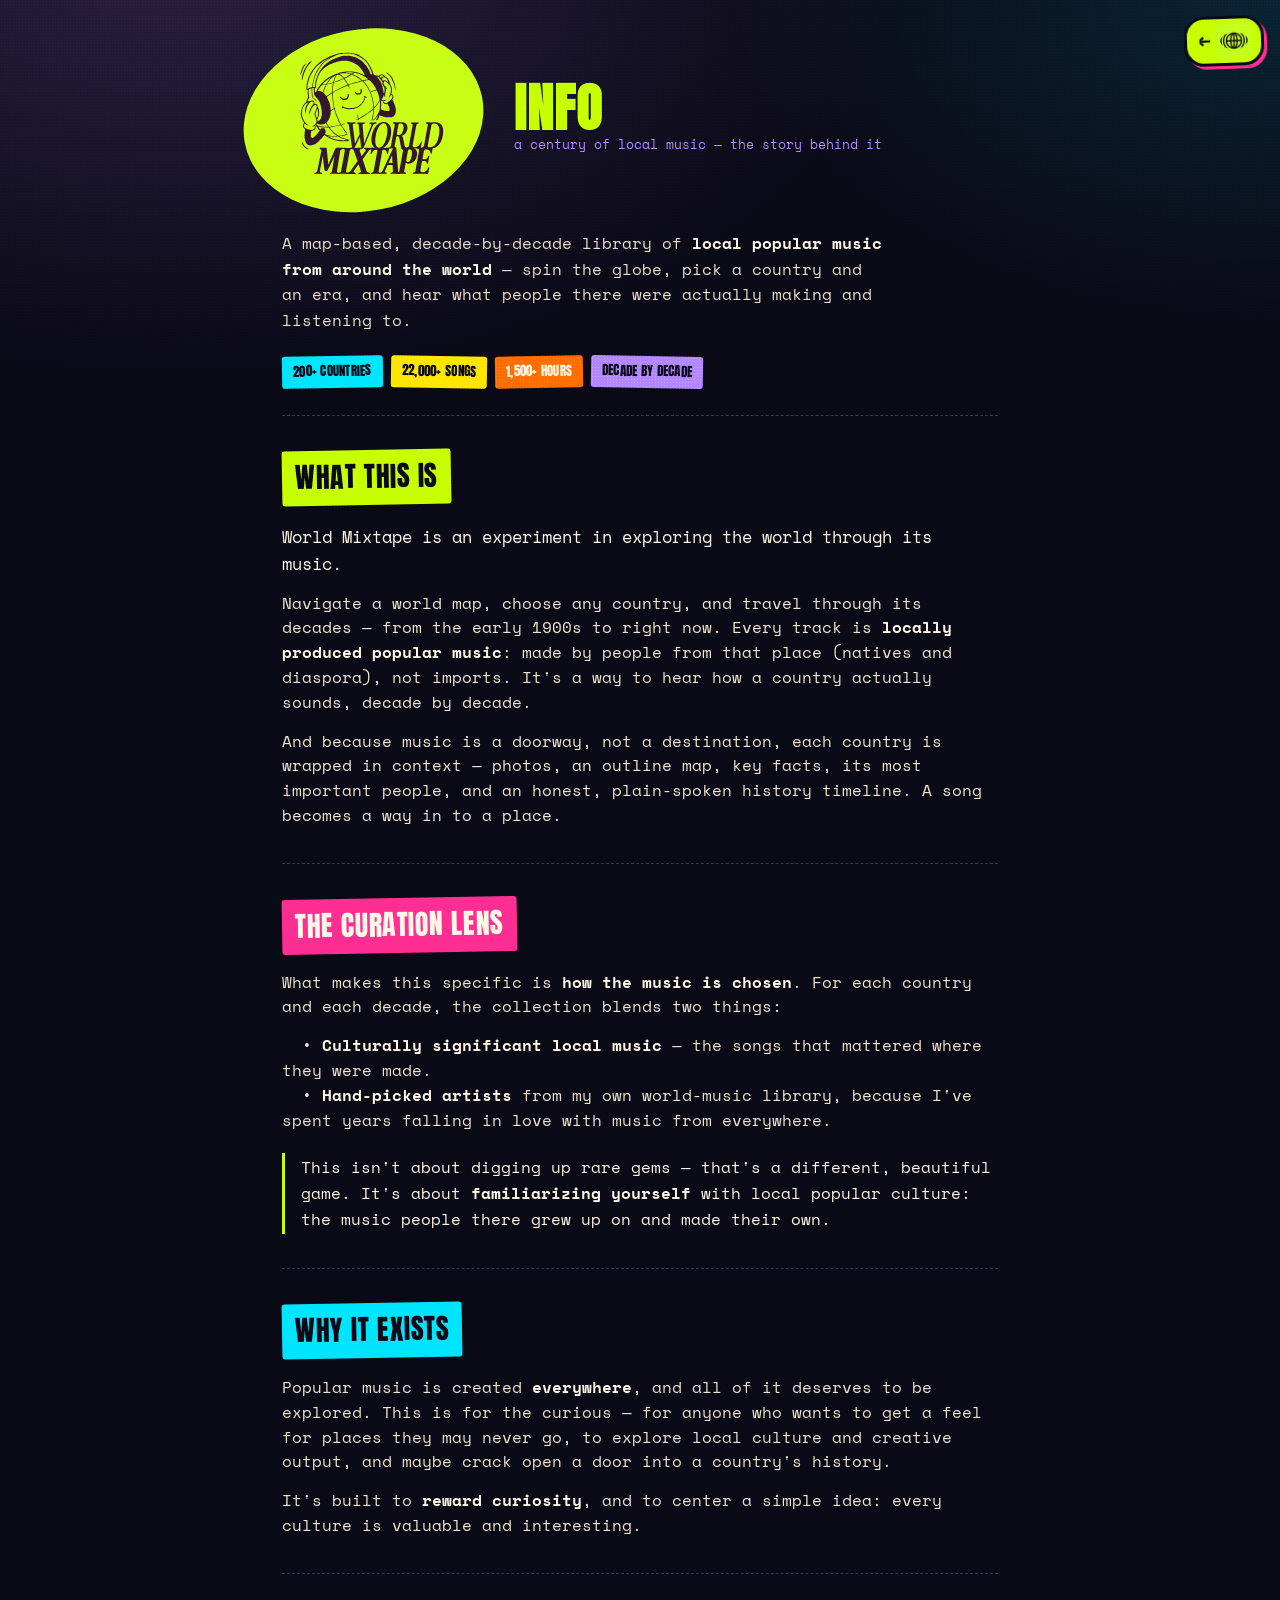
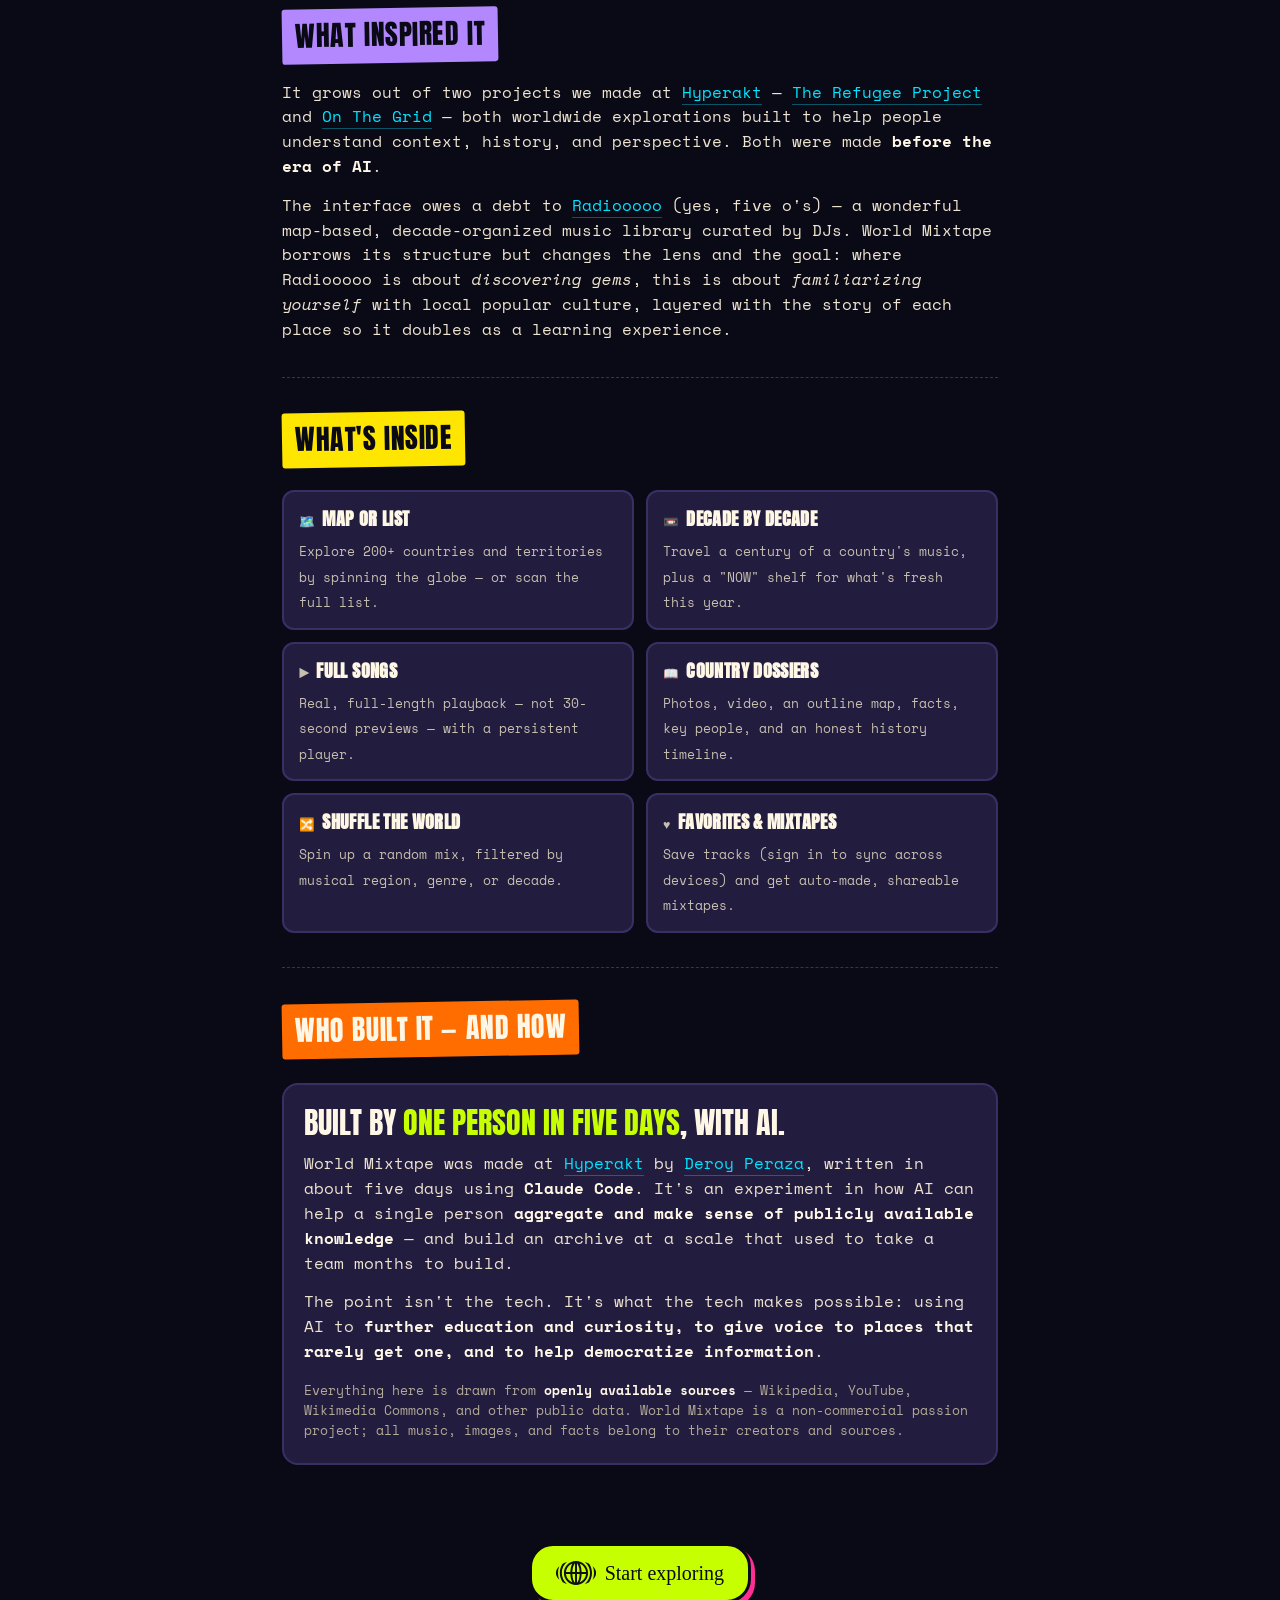
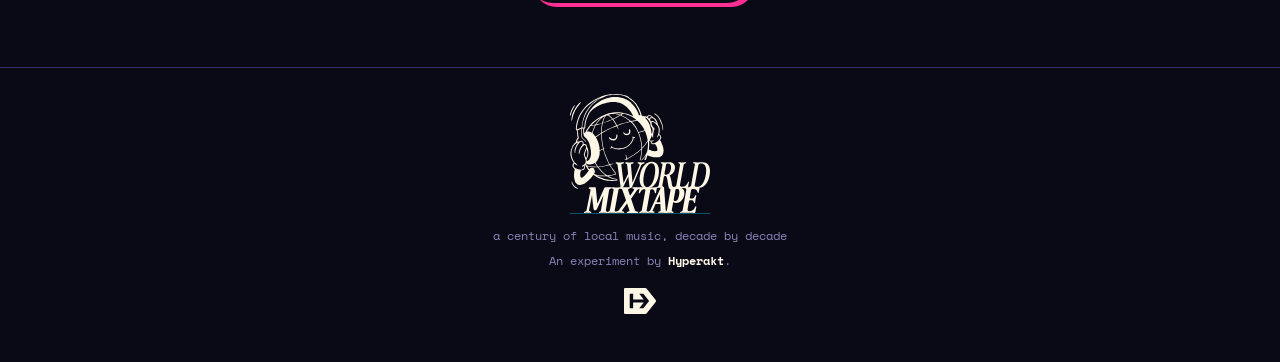
<file: about.html>
<!DOCTYPE html>
<html lang="en">
<head>
<meta charset="utf-8" />
<meta name="viewport" content="width=device-width, initial-scale=1" />
<title>Info — WORLD MIXTAPE</title>
<meta name="description" content="What World Mixtape is, what inspired it, and who built it — a map-based, decade-by-decade library of local music from around the world, built in five days with AI." />
<link rel="icon" type="image/png" sizes="32x32" href="favicon-32.png?v=3" />
<link rel="icon" type="image/svg+xml" href="WMT-Icon.svg" />
<meta property="og:title" content="Info — WORLD MIXTAPE" />
<meta property="og:description" content="A map-based, decade-by-decade library of local music from around the world. Built in five days with AI." />
<meta property="og:image" content="https://worldmixtape.com/og-image.png?v=5" />
<link rel="preconnect" href="https://fonts.googleapis.com">
<link rel="preconnect" href="https://fonts.gstatic.com" crossorigin>
<link href="https://fonts.googleapis.com/css2?family=Anton&family=Permanent+Marker&family=Space+Mono:ital,wght@0,400;0,700;1,400&display=swap" rel="stylesheet">
<style>
:root{
  --ink:#0a0916; --paper:#fff7e6; --pink:#ff2e92; --lime:#c6ff00; --cyan:#00e5ff;
  --tang:#ff6d00; --violet:#b388ff; --yellow:#ffe600; --land:#221c3f; --edge:#3a2f63;
}
*{box-sizing:border-box}
html{scroll-behavior:smooth}
body{
  margin:0; background:var(--ink); color:var(--paper);
  font-family:"Space Mono",monospace; line-height:1.6;
  background-image:radial-gradient(1200px 700px at 15% -5%, rgba(179,136,255,.18), transparent 60%),
                   radial-gradient(1000px 600px at 100% 0%, rgba(0,229,255,.12), transparent 55%);
  background-attachment:fixed;
}
a{color:var(--cyan);text-decoration:none;border-bottom:1.5px solid rgba(0,229,255,.35);transition:color .12s,border-color .12s}
a:hover{color:var(--lime);border-color:var(--lime)}
.wrap{max-width:760px;margin:0 auto;padding:26px 22px 0}

/* header — matches the stats page */
.grain{position:fixed;inset:0;pointer-events:none;z-index:60;mix-blend-mode:overlay;opacity:.35;
  background-image:radial-gradient(rgba(255,255,255,.5) .5px, transparent .6px);background-size:3px 3px}
header.hd{display:flex;align-items:center;gap:16px;flex-wrap:wrap;margin-bottom:6px}
.hd__logolink{display:block;border:none;line-height:0;margin-left:-46px;flex:0 0 auto}
.hd__logo{width:262px;height:auto;display:block}
@media(max-width:680px){.hd__logo{width:168px} .hd__logolink{margin-left:-28px}}
.hd__t{font-family:"Anton",sans-serif;font-size:clamp(30px,6vw,52px);letter-spacing:.02em;line-height:.9;margin:0;text-transform:uppercase}
.hd__t b{color:var(--lime)}
.hd__sub{font-size:13px;color:var(--violet);margin:2px 0 0}
.back{position:fixed;top:16px;right:16px;z-index:50;display:inline-flex;align-items:center;gap:5px;font-weight:700;font-size:19px;line-height:1;
  color:#0a0916;background:var(--lime);border:3px solid #0a0916;border-radius:20px;padding:4px 9px 4px 12px;
  text-decoration:none;box-shadow:3px 3px 0 var(--pink);transform:rotate(-2deg)}
.back:hover{transform:rotate(-2deg) scale(1.06);color:#0a0916;border-color:#0a0916}
.back__ic{width:36px;height:36px;border-radius:7px;display:block}
.btn{font-family:"Anton",sans-serif;text-transform:uppercase;letter-spacing:.03em;font-size:14px;
  background:var(--lime);color:var(--ink);padding:8px 14px 9px;border-radius:20px;border:2px solid var(--ink);
  box-shadow:2px 2px 0 var(--ink);white-space:nowrap}
.btn:hover{color:var(--ink);border-color:var(--ink);transform:translate(-1px,-1px);box-shadow:3px 3px 0 #000}

/* intro */
.hero{padding:12px 0 28px}
.hero p{max-width:600px;margin:0;font-size:16px;color:#e7ddc8}
.stats{display:flex;flex-wrap:wrap;gap:8px;margin-top:22px}
.stat{font-family:"Anton",sans-serif;text-transform:uppercase;font-size:13px;letter-spacing:.02em;
  color:var(--ink);padding:5px 11px 6px;border-radius:3px;transform:rotate(-1deg);box-shadow:2px 2px 0 var(--ink)}
.stat:nth-child(1){background:var(--cyan)} .stat:nth-child(2){background:var(--yellow);transform:rotate(1deg)}
.stat:nth-child(3){background:var(--tang);color:var(--paper)} .stat:nth-child(4){background:var(--violet);transform:rotate(1deg)}

/* sections */
section{padding:34px 0;border-top:1px dashed var(--edge)}
.tag{display:inline-block;font-family:"Anton",sans-serif;text-transform:uppercase;letter-spacing:.02em;
  font-size:clamp(20px,4.5vw,28px);color:var(--ink);padding:4px 13px 6px;border-radius:3px;
  transform:rotate(-1deg);box-shadow:3px 3px 0 var(--ink);margin:0 0 18px}
.t-lime{background:var(--lime)} .t-pink{background:var(--pink);color:var(--paper)} .t-cyan{background:var(--cyan)}
.t-tang{background:var(--tang);color:var(--paper)} .t-violet{background:var(--violet)} .t-yellow{background:var(--yellow)}
section p{font-size:15.5px;margin:0 0 14px;color:#eee4cf}
section p:last-child{margin-bottom:0}
strong{color:var(--paper)}
.lead{font-size:17px;color:var(--paper)}
.pull{border-left:3px solid var(--lime);padding:2px 0 2px 16px;margin:20px 0;color:var(--paper);font-size:16px}

/* feature grid */
.feats{display:grid;grid-template-columns:1fr 1fr;gap:12px;margin-top:6px}
@media(max-width:560px){.feats{grid-template-columns:1fr}}
.feat{background:var(--land);border:2px solid var(--edge);border-radius:12px;padding:13px 15px}
.feat b{display:block;font-family:"Anton",sans-serif;text-transform:uppercase;letter-spacing:.02em;
  font-size:18px;color:var(--paper);margin-bottom:4px}
.feat b .e{margin-right:7px}
.feat span{font-size:12.5px;color:#c7bfae;line-height:1.5}

/* who / credit */
.credit{background:var(--land);border:2px solid var(--edge);border-radius:16px;padding:22px 20px;margin-top:8px}
.credit .big{font-family:"Anton",sans-serif;text-transform:uppercase;font-size:clamp(22px,5vw,30px);
  line-height:1.05;color:var(--paper);margin:0 0 14px}
.credit .big em{font-style:normal;color:var(--lime)}
.sources{font-size:12.5px;color:#b3ab98;margin-top:16px}

/* outro */
.outro{text-align:center;padding:44px 0 64px}
.explore-btn{display:inline-flex;align-items:center;gap:9px;font-family:"Permanent Marker",cursive;font-size:20px;
  color:var(--ink);background:var(--lime);border:3px solid var(--ink);border-radius:24px;padding:11px 24px;
  box-shadow:4px 4px 0 var(--pink);text-decoration:none;transition:transform .12s}
.explore-btn:hover{transform:scale(1.05);color:var(--ink)}
.explore-btn img{height:24px;width:auto;display:block}
footer{border-top:1px solid var(--edge);padding:26px 0 40px;text-align:center}
footer p{font-size:12px;color:#8a83b8;margin:6px 0}
.hk{color:#fff7e6;border:none;font-weight:700}
.hk:hover{color:var(--lime)}
.ft-logolink{display:block;width:140px;margin:0 auto 12px;line-height:0;transition:transform .12s}
.ft-logolink:hover{transform:scale(1.04)}
.ft-logo{display:block;width:140px;height:auto}
.hk-logo{display:inline-block;border:none;margin-top:12px;transition:transform .12s}
.hk-logo:hover{transform:scale(1.08)}
.hk-ic{height:26px;width:auto;display:block}
</style>
</head>
<body>

<div class="grain" aria-hidden="true"></div>
<a class="back" href="/" title="Back to the map" aria-label="Back to the map">←<img class="back__ic" src="WMT-Icon.svg" alt=""></a>

<div class="wrap">

  <header class="hd">
    <a class="hd__logolink" href="/" aria-label="World Mixtape — home"><img class="hd__logo" src="WMT-logo.svg" alt="World Mixtape" onerror="this.style.display='none'"/></a>
    <div>
      <h1 class="hd__t"><b>Info</b></h1>
      <p class="hd__sub">a century of local music — the story behind it</p>
    </div>
  </header>

  <div class="hero">
    <p>A map-based, decade-by-decade library of <strong>local popular music from around the world</strong> — spin the globe, pick a country and an era, and hear what people there were actually making and listening to.</p>
    <div class="stats">
      <span class="stat">200+ countries</span>
      <span class="stat">22,000+ songs</span>
      <span class="stat">1,500+ hours</span>
      <span class="stat">decade by decade</span>
    </div>
  </div>

  <section>
    <span class="tag t-lime">What this is</span>
    <p class="lead">World Mixtape is an experiment in exploring the world through its music.</p>
    <p>Navigate a world map, choose any country, and travel through its decades — from the early 1900s to right now. Every track is <strong>locally produced popular music</strong>: made by people from that place (natives and diaspora), not imports. It's a way to hear how a country actually sounds, decade by decade.</p>
    <p>And because music is a doorway, not a destination, each country is wrapped in context — photos, an outline map, key facts, its most important people, and an honest, plain-spoken history timeline. A song becomes a way in to a place.</p>
  </section>

  <section>
    <span class="tag t-pink">The curation lens</span>
    <p>What makes this specific is <strong>how the music is chosen</strong>. For each country and each decade, the collection blends two things:</p>
    <p>&nbsp;&nbsp;• <strong>Culturally significant local music</strong> — the songs that mattered where they were made.<br>
       &nbsp;&nbsp;• <strong>Hand-picked artists</strong> from my own world-music library, because I've spent years falling in love with music from everywhere.</p>
    <p class="pull">This isn't about digging up rare gems — that's a different, beautiful game. It's about <strong>familiarizing yourself</strong> with local popular culture: the music people there grew up on and made their own.</p>
  </section>

  <section>
    <span class="tag t-cyan">Why it exists</span>
    <p>Popular music is created <strong>everywhere</strong>, and all of it deserves to be explored. This is for the curious — for anyone who wants to get a feel for places they may never go, to explore local culture and creative output, and maybe crack open a door into a country's history.</p>
    <p>It's built to <strong>reward curiosity</strong>, and to center a simple idea: every culture is valuable and interesting.</p>
  </section>

  <section>
    <span class="tag t-violet">What inspired it</span>
    <p>It grows out of two projects we made at <a href="https://hyperakt.com" target="_blank" rel="noopener">Hyperakt</a> — <a href="https://www.therefugeeproject.org" target="_blank" rel="noopener">The Refugee Project</a> and <a href="https://onthegrid.city" target="_blank" rel="noopener">On The Grid</a> — both worldwide explorations built to help people understand context, history, and perspective. Both were made <strong>before the era of AI</strong>.</p>
    <p>The interface owes a debt to <a href="https://radiooooo.com" target="_blank" rel="noopener">Radiooooo</a> (yes, five o's) — a wonderful map-based, decade-organized music library curated by DJs. World Mixtape borrows its structure but changes the lens and the goal: where Radiooooo is about <em>discovering gems</em>, this is about <em>familiarizing yourself</em> with local popular culture, layered with the story of each place so it doubles as a learning experience.</p>
  </section>

  <section>
    <span class="tag t-yellow">What's inside</span>
    <div class="feats">
      <div class="feat"><b><span class="e">🗺️</span>Map or list</b><span>Explore 200+ countries and territories by spinning the globe — or scan the full list.</span></div>
      <div class="feat"><b><span class="e">📼</span>Decade by decade</b><span>Travel a century of a country's music, plus a "NOW" shelf for what's fresh this year.</span></div>
      <div class="feat"><b><span class="e">▶️</span>Full songs</b><span>Real, full-length playback — not 30-second previews — with a persistent player.</span></div>
      <div class="feat"><b><span class="e">📖</span>Country dossiers</b><span>Photos, video, an outline map, facts, key people, and an honest history timeline.</span></div>
      <div class="feat"><b><span class="e">🔀</span>Shuffle the world</b><span>Spin up a random mix, filtered by musical region, genre, or decade.</span></div>
      <div class="feat"><b><span class="e">♥</span>Favorites & mixtapes</b><span>Save tracks (sign in to sync across devices) and get auto-made, shareable mixtapes.</span></div>
    </div>
  </section>

  <section>
    <span class="tag t-tang">Who built it — and how</span>
    <div class="credit">
      <p class="big">Built by <em>one person in five days</em>, with AI.</p>
      <p>World Mixtape was made at <a href="https://hyperakt.com" target="_blank" rel="noopener">Hyperakt</a> by <a href="https://hyperakt.com/people/deroy-peraza" target="_blank" rel="noopener">Deroy Peraza</a>, written in about five days using <strong>Claude Code</strong>. It's an experiment in how AI can help a single person <strong>aggregate and make sense of publicly available knowledge</strong> — and build an archive at a scale that used to take a team months to build.</p>
      <p>The point isn't the tech. It's what the tech makes possible: using AI to <strong>further education and curiosity, to give voice to places that rarely get one, and to help democratize information</strong>.</p>
      <p class="sources">Everything here is drawn from <strong>openly available sources</strong> — Wikipedia, YouTube, Wikimedia Commons, and other public data. World Mixtape is a non-commercial passion project; all music, images, and facts belong to their creators and sources.</p>
    </div>
  </section>

  <div class="outro">
    <a class="explore-btn" href="/"><img src="WMT-Globe.svg" alt="">Start exploring</a>
  </div>

</div>

<footer>
  <a class="ft-logolink" href="/" aria-label="World Mixtape — home"><img class="ft-logo" src="WMT-logo-cream.svg" alt="World Mixtape"></a>
  <p>a century of local music, decade by decade</p>
  <p>An experiment by <a class="hk" href="https://hyperakt.com" target="_blank" rel="noopener">Hyperakt</a>.</p>
  <a class="hk-logo" href="https://hyperakt.com" target="_blank" rel="noopener" aria-label="Hyperakt"><img class="hk-ic" src="hyperakt-h.svg?v=3" alt="Hyperakt"></a>
</footer>

</body>
</html>
</file>
